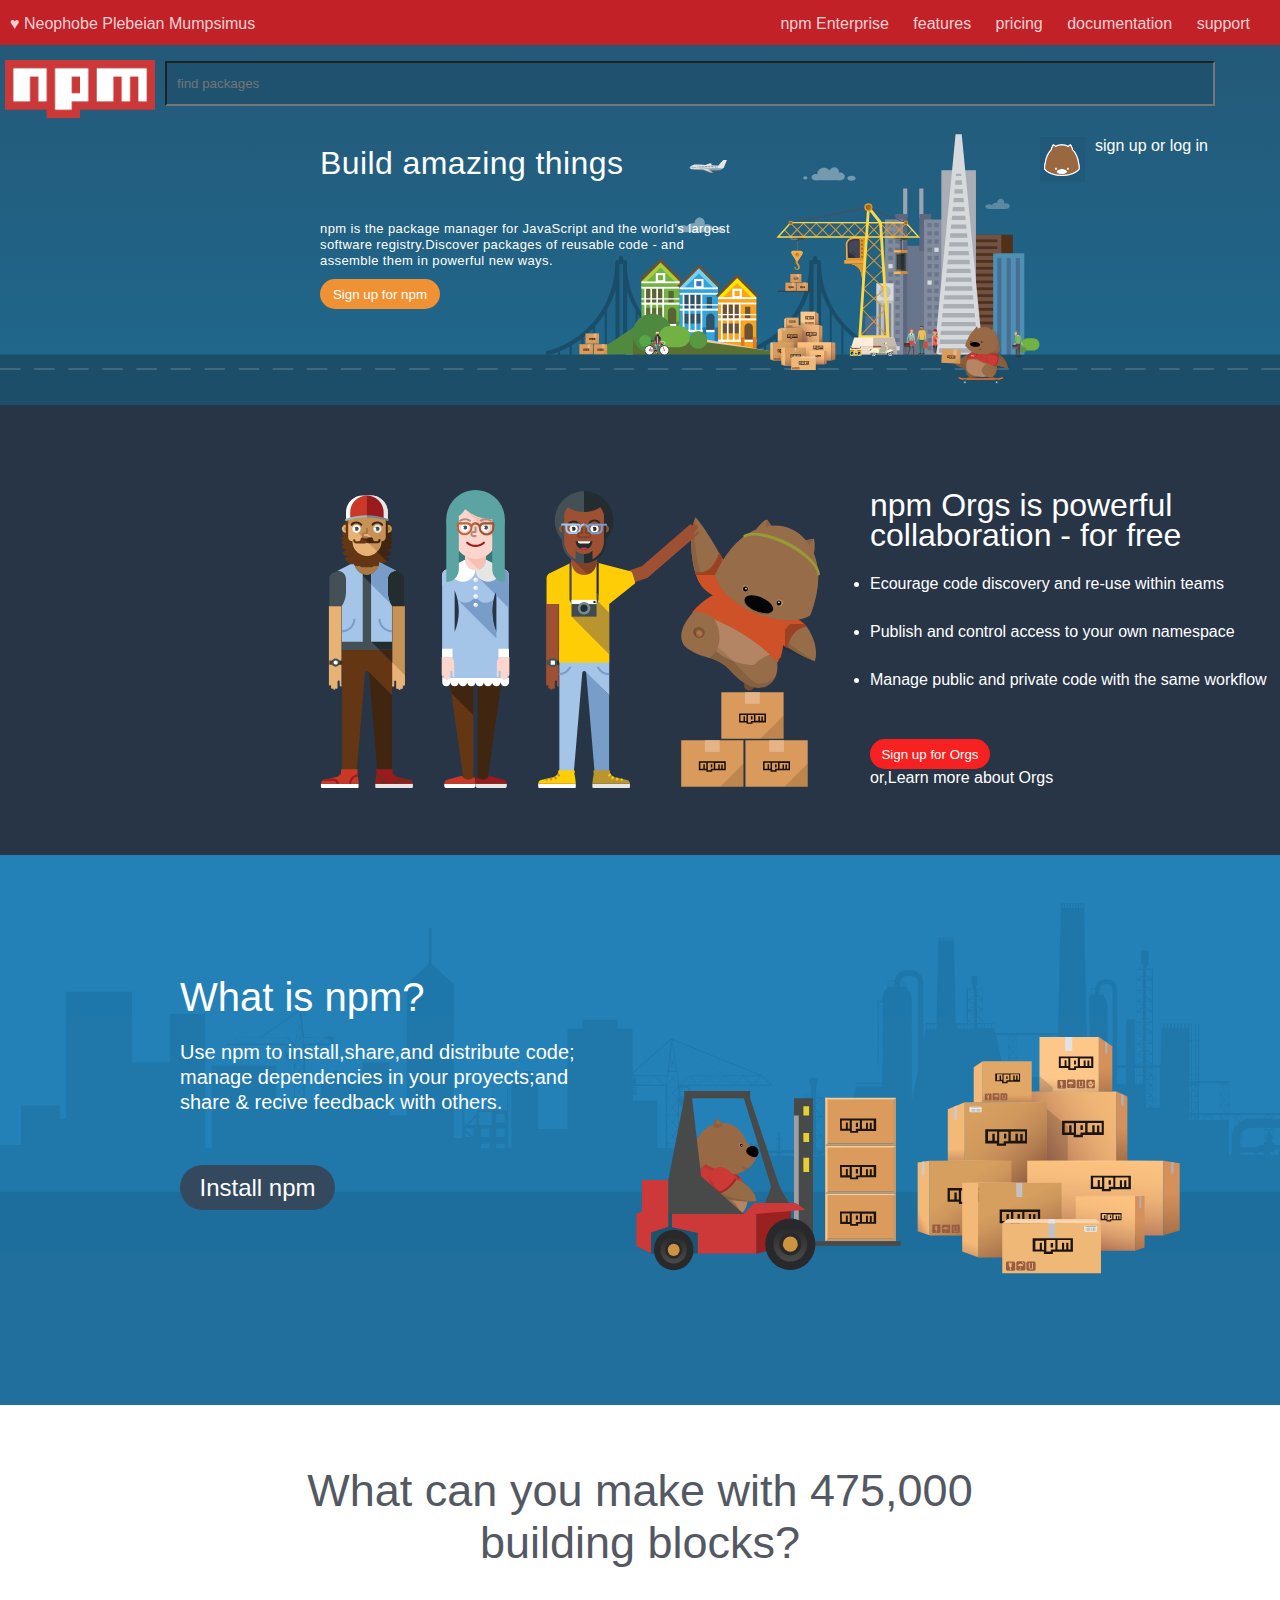
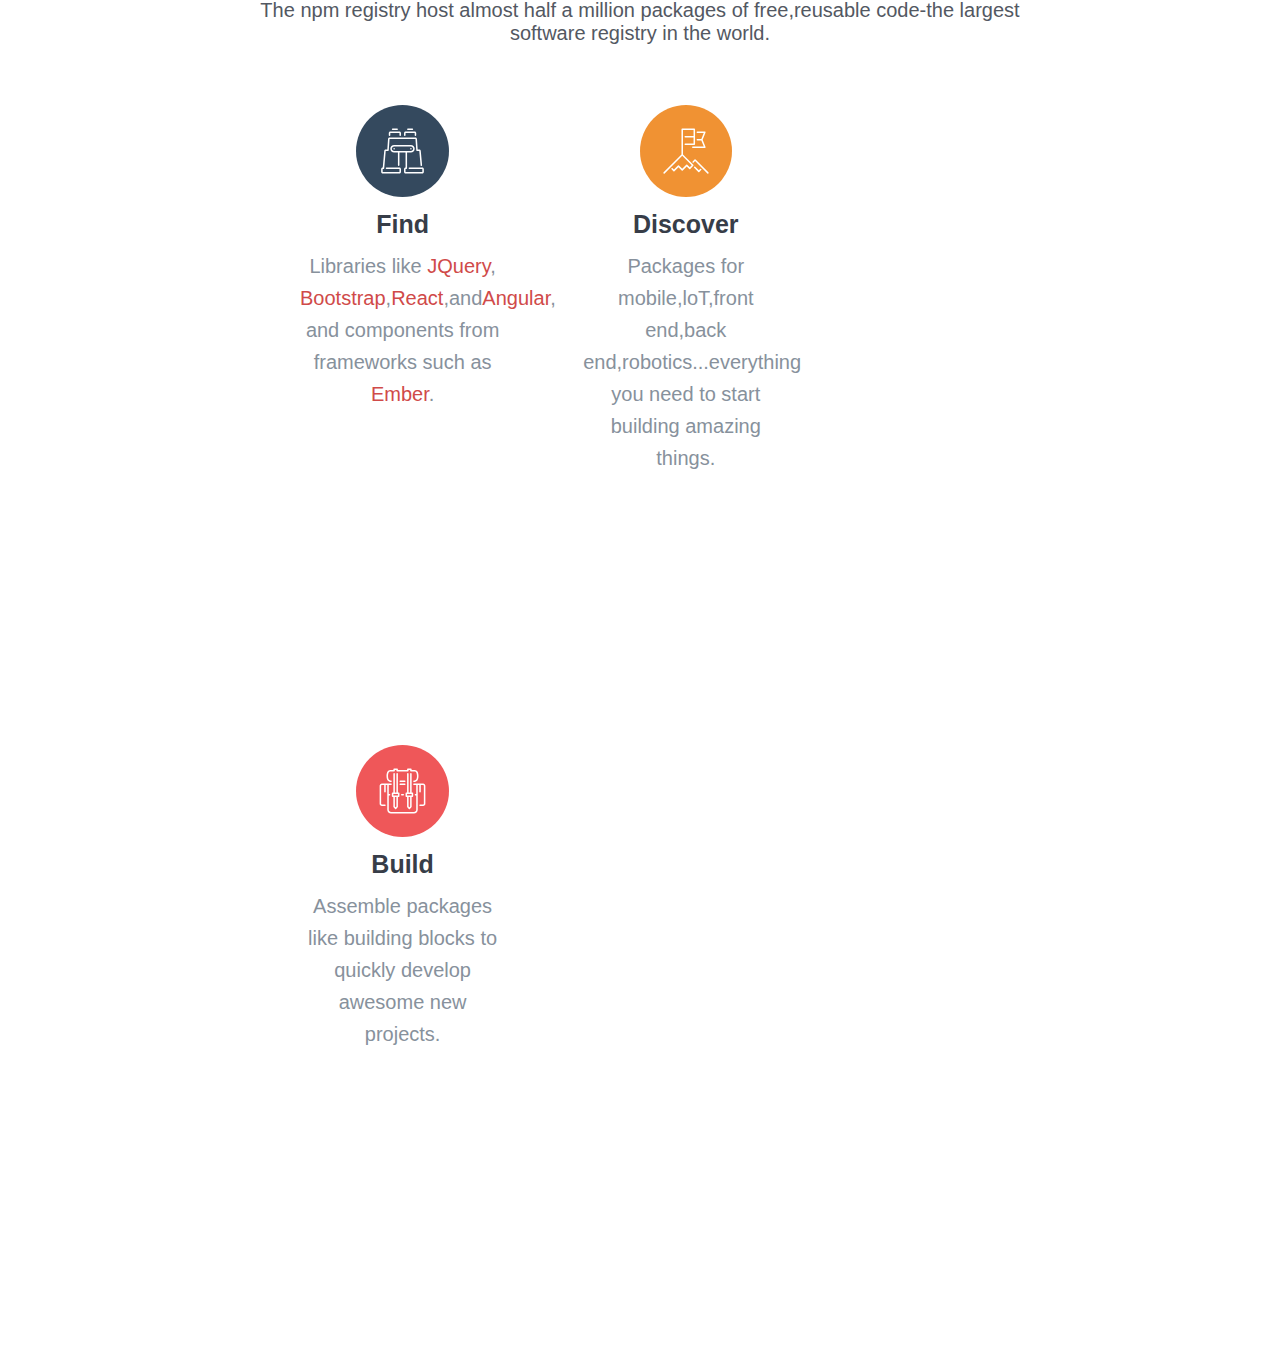
<file: NPM-CLONE/index.html>
<!DOCTYPE html>
<html lang="en">
<head>
  <meta charset="UTF-8">
  <meta name="viewport" content="width=device-width, initial-scale=1.0">
  <meta http-equiv="X-UA-Compatible" content="ie=edge">
  <title>npm-clone__Alvaro Mata</title>
  <link rel="stylesheet" type="text/css" href="style.css">
  <link rel="stylesheet" href="https://fonts.googleapis.com/css?family=Source+Sans+Pro:300,400,600,700">
</head>
<body>
  <nav>
    <div class="top-heart">
      <a href="#">♥</a>
      <span>Neophobe Plebeian Mumpsimus</span>
    </div>
    <ul class="nav-top-links">
      <li><a href="#">npm Enterprise</a></li>
      <li><a href="#">features</a></li>
      <li><a href="#">pricing</a></li>
      <li><a href="#">documentation</a></li>
      <li><a href="#">support</a></li>
    </ul>
  </nav>
<!--_______________________________________________________________________HEADER _______________________________________________________________________-->
  <header>
    <div class="npm-logo">
      <img src="img/npm-logo.png" alt="NPM_Logo" width="150px">
      <input type="search" name="find" value="" placeholder="find packages">
    </div>

      <div class="bear-mini">
            <p>sign up or log in</p>
      </div>



      <div class="bear-logo">
        <img src="img/bear-logo.png" alt="" width="45px">
      </div>




    <div class="header">
      <h1>Build amazing things</h1>
      <p>npm is the package manager for JavaScript and the world's largest<br> software registry.Discover packages of reusable code - and <br>assemble them in powerful new ways.</p>

      <button class="button" type="button" name="button">Sign up for npm</button>

    </div>

  </header>

<!-- _____________________________________________________________________SECTION 1_________________________________________________________________________ -->
  <section class="section-colabo">
    <div class="wrap">

      <img src="img/collaboration.svg" alt="Collaboration_Logo" width="100%">
        <div class="npm-orgs">
      <h2>npm Orgs is powerful <br>collaboration - for free</h2>

      <ul>
        <li>Ecourage code discovery and re-use within teams</li>
        <li>Publish and control access to your own namespace</li>
        <li>Manage public and private code with the same workflow</li>
      </ul>

      <button class="button-orgs"type="button" name="button">Sign up for Orgs</button>
      <p>or,<a href="#">Learn more about Orgs</a></p>
      </div>
    </div>
  </section>

<!-- _____________________________________________________________________SECTION 2_________________________________________________________________________ -->
  <section class="what-npm">
    <div class="what-npm-div">

      <h2>What is npm?</h2>
      <p>Use npm to install,share,and distribute code;<br>manage dependencies in your proyects;and <br>share & recive feedback with others.</p>
      <button type="button" name="button">Install npm</button>

    </div>
  </section>

<!-- _____________________________________________________________________SECTION 3_________________________________________________________________________ -->
  <section class="build">
  <div class="building-blocks">

    <h1>What can you make with 475,000 building blocks?</h1>
    <p>The npm registry host almost half a million packages of free,reusable code-the largest software registry in the world.</p>
  <div class="container pad-build">

    <article class="cols-build col col-3">
      <img src="img/binoculars.svg" width="45%" alt="Find_Logo">
      <h3>Find</h3>
      <p>Libraries like <a href="#">JQuery</a>, <a href="#">Bootstrap</a>,<a href="#">React</a>,and<a href="#">Angular</a>, and components from frameworks such as <a href="#">Ember</a>. </p>
    </article>

    <article class="cols-build col col-3 col-middle">
      <img src="img/mountain-flag.svg" width="45%" alt="Discover_Logo">
      <h3>Discover</h3>
      <p>Packages for mobile,loT,front end,back end,robotics...everything you need to start building amazing things.</p>
    </article>

    <article class="cols-build col col-3">
      <img src="img/backpack.svg" width="45%" alt="Build_Logo">
      <h3>Build</h3>
      <p>Assemble packages like building blocks to quickly develop awesome new projects.</p>
    </article>

  </div>

  </div>
  </section>

  <footer>
  </footer>
</body>
</html>
</file>
<file: NPM-CLONE/style.css>
@import url('https://fonts.googleapis.com/css?family=Source+Sans+Pro:300,400,600,700');
/*---------------------------------------------------NAV---------------------------------------*/

*{
  margin: 0;
  padding: 0;
}

nav{
  background-color: #C12127;
  color: rgba(255, 255 , 255, 0.8);
  padding-top: 15px;
  height: 30px;
}

nav a{
  color: rgba(255, 255, 255, 0.8);
  text-decoration: none;
}

.nav-top-links {
  display: inline-block;
  float: right;
  padding:0;
  margin: 0 20px 0 0;
}

.top-heart{
  width:50%;
  float:left;
  padding-left:10px;
}

.nav-top-links li {
  display: inline-block;
  margin: 0 10px;
}

body{
  font-family: 'Open Sans','OpenSans',sans-serif;
}

/*-------------------------------------------------------------HEADER--------------------------------------*/
header{
  background-image: url('img/city-scape.svg');
  background-color: rgb(32,101, 136);
  background-size: auto;
  background-repeat: no-repeat;
  background-position: 0 0;
  height: 350px;
  padding-top: 10px;
  font-size: 1em;
}

.clearfix{clear: both;}

.header{
  width:50%;
  margin: 0 auto;
  color:white;
  padding-top: 50px;
  letter-spacing: 0.4px;
  line-height: 1em;
  margin-bottom: 5px;


}

.header p{
  margin-top: 10px;
  font-size: 13px;
}

.header h1{
  font-family: sans-serif;
  font-weight: 50;
  font-size: 2em;
  margin:50px 0px;
}
.npm-logo{
  padding: 5px;
  float: left;
}

.npm-logo input{
  float:right;
  height: 45px;
  padding: 10px;
  margin: 1px 10px;
  background-color: rgb(31,82,111);
  color:white;
  width: 1050px;
}

.bear-mini{
  float:right;
  margin: 0 5px;
  padding-top: 10px;
  color:white;
  width: 180px;
  text-align:left;
}

.bear-logo{
  float: right;
  width: 50px;
  padding-top: 10px;
}

.button{
  background-color: rgb(240, 146, 51);
  border-radius: 20px;
  border: 0px;
  width: 120px;
  height:30px;
  color:white;
  margin-top: 10px;
}
/*---------------------------------------------------------------------------SECTION 1------------------------------------------*/

.section-colabo{
  background-color: rgb(39, 53, 71);
  width: 100%;
  height: 450px;
}

.npm-orgs{
  padding-top: 85px;
  color:white;
  height: 350px;
}

.npm-orgs h2{
font-size:2em;
font-weight:50;
line-height:30px;
margin-bottom: 5px;
}

.npm-orgs ul{
  line-height: 3em;
  font-size: 1em;
  margin-top: 10px;
  margin-left: 20px;
}

.npm-orgs a{
  text-decoration: none;
  color:white;
}

.button-orgs{
  background-color: rgb(247, 33, 33);
  border-radius: 20px;
  border: 0px;
  width: 120px;
  height:30px;
  color:white;
  margin-top: 35px;
}

.wrap{
  margin: 0 auto;
  height: 400px;
}

.wrap img{
  width: 500px;
  float:left;
  padding-right: 50px;
  padding-left: 25%;
  padding-top: 85px;
}

/*-------------------------------------------------------------Section 2---------------------------------------------------*/

.what-npm{
  background-image: url('img/forklift.svg');
  background-size: cover;
  height: 550px;
  position: relative;
}

.what-npm-div{
  position: absolute;
  left:180px;
  top: 130px;
  color:white;
  font-size: 20px;
  height: 500px;
}

.what-npm-div h2{
  font-size:2em;
  font-weight:50;
  line-height: 25px;
  margin-bottom:30px;
}

.what-npm-div p{
  line-height: 25px;
  font-weight: 100;
}

.what-npm-div button{
  background-color: rgb(52, 73, 94);
  border-radius: 25px;
  border: 0px;
  width: 155px;
  height:45px;
  color:white;
  margin-top: 50px;
  font-size: 24px;
  text-align: center;
  font-weight: 100;
}


/*------------------------------------------------Section 3-------------------------------------*/
.build{
  height: 200px;
  box-sizing: border-box;
}

.build h3{
  font-size: 25px;
  color: #373d48;
}

.building-blocks{
  color: rgb(83, 88, 98);
  margin-left: 250px;
  margin-right: 250px;
  height: 600px;
  padding: 40px 10px;
  text-align: center;
}

.pad-build{
  padding-top: 40px;
  padding-bottom: 40px;
  padding-left: 20px;
}
.building-blocks h1{
  font-size: 45px;
  font-weight: 100;
  margin:20px;
}

.building-blocks p{
  font-size: 20px;
  font-weight: 100;
  padding-top: 10px;
}

.building-blocks a{
  color: rgb(208, 74, 73);
  text-decoration: none;
}


.col-3{
  width: 40%;
}


.col-middle{
  margin-left:5%;
  margin-right: 5%;
}

.col{
  float: left;
  text-align: center;
  line-height: 2em;
  color: rgb(135, 145, 156);
  width: 27%;
  height: 100%;
}


.container{
  width: 100%;
  margin:0px auto;
  height: 100%;
}

.cols-build{
  padding: 20px;
}
</file>
